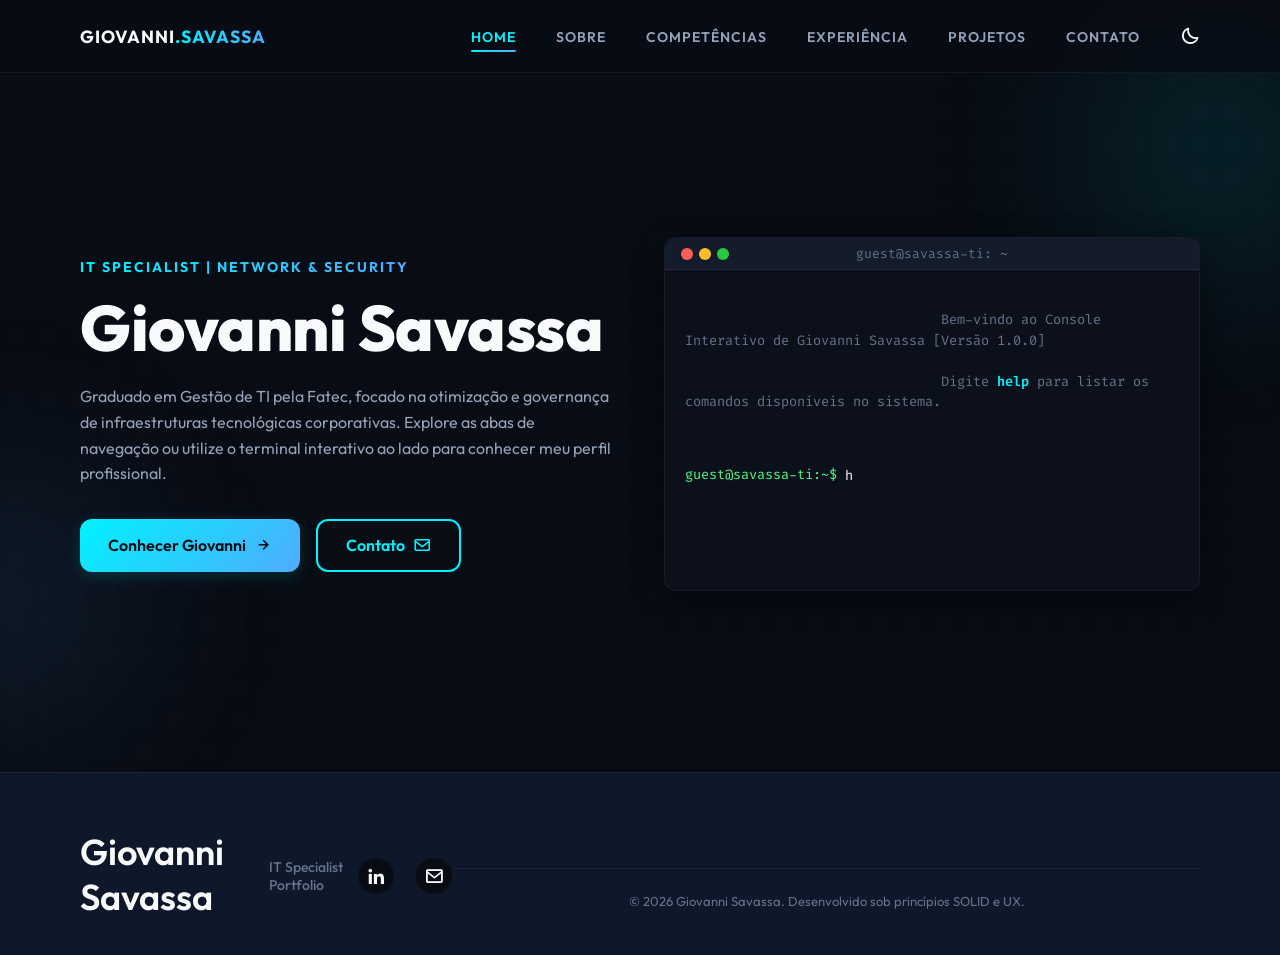
<file: index.html>
<!DOCTYPE html>
<html lang="pt-BR">
<head>
    <meta charset="UTF-8">
    <meta name="viewport" content="width=device-width, initial-scale=1.0">
    <meta name="description" content="Portfólio Profissional de Giovanni Savassa - Analista de TI, Suporte Técnico, Infraestrutura de Redes e Segurança da Informação.">
    <meta name="keywords" content="TI, Suporte Técnico, Redes, Segurança da Informação, WordPress, Front-End, Fatec, Giovanni Savassa">
    <meta name="author" content="Giovanni Savassa">
    
    <title>Giovanni Savassa | Portfólio Profissional (Home)</title>

    <!-- Google Fonts -->
    <link rel="preconnect" href="https://fonts.googleapis.com">
    <link rel="preconnect" href="https://fonts.gstatic.com" crossorigin>
    <link href="https://fonts.googleapis.com/css2?family=Outfit:wght@300;400;500;600;700;800&family=Fira+Code:wght@400;500;600&display=swap" rel="stylesheet">

    <!-- Boxicons para Ícones -->
    <link href="https://unpkg.com/boxicons@2.1.4/css/boxicons.min.css" rel="stylesheet">

    <!-- Estilos do Projeto -->
    <link rel="stylesheet" href="assets/css/variables.css">
    <link rel="stylesheet" href="assets/css/main.css">
    <link rel="stylesheet" href="assets/css/layout.css">
    <link rel="stylesheet" href="assets/css/components.css">
</head>
<body class="dark-theme">
    <!-- Efeitos de Fundo (Glow) -->
    <div class="bg-glow bg-glow-1"></div>
    <div class="bg-glow bg-glow-2"></div>

    <!-- Cabeçalho & Navegação Global -->
    <header class="header" id="header">
        <nav class="nav container">
            <a href="index.html" class="nav__logo">
                GIOVANNI<span>.SAVASSA</span>
            </a>

            <div class="nav__menu" id="nav-menu">
                <ul class="nav__list">
                    <li class="nav__item"><a href="index.html" class="nav__link active-link">Home</a></li>
                    <li class="nav__item"><a href="about.html" class="nav__link">Sobre</a></li>
                    <li class="nav__item"><a href="skills.html" class="nav__link">Competências</a></li>
                    <li class="nav__item"><a href="experience.html" class="nav__link">Experiência</a></li>
                    <li class="nav__item"><a href="projects.html" class="nav__link">Projetos</a></li>
                    <li class="nav__item"><a href="contact.html" class="nav__link">Contato</a></li>
                </ul>
                <div class="nav__close" id="nav-close">
                    <i class="bx bx-x"></i>
                </div>
            </div>

            <div class="nav__actions">
                <i class="bx bx-moon change-theme" id="theme-button"></i>
                <div class="nav__toggle" id="nav-toggle">
                    <i class="bx bx-grid-alt"></i>
                </div>
            </div>
        </nav>
    </header>

    <!-- Conteúdo Principal -->
    <main class="main-content">
        <!-- Hero Section com CLI Terminal -->
        <section class="home section" id="home">
            <div class="home__container container grid">
                <!-- Apresentação Rápida -->
                <div class="home__content">
                    <span class="home__subtitle">IT Specialist | Network & Security</span>
                    <h1 class="home__title">Giovanni Savassa</h1>
                    <p class="home__description">
                        Graduado em Gestão de TI pela Fatec, focado na otimização e governança de infraestruturas tecnológicas corporativas. Explore as abas de navegação ou utilize o terminal interativo ao lado para conhecer meu perfil profissional.
                    </p>
                    <div class="home__buttons">
                        <a href="about.html" class="button">Conhecer Giovanni <i class="bx bx-right-arrow-alt button__icon"></i></a>
                        <a href="contact.html" class="button button--ghost">Contato <i class="bx bx-envelope button__icon"></i></a>
                    </div>
                </div>

                <!-- Terminal CLI Interativo -->
                <div class="terminal__container">
                    <div class="terminal__card">
                        <div class="terminal__header">
                            <div class="terminal__dots">
                                <span class="terminal__dot terminal__dot-close"></span>
                                <span class="terminal__dot terminal__dot-minimize"></span>
                                <span class="terminal__dot terminal__dot-expand"></span>
                            </div>
                            <span class="terminal__title">guest@savassa-ti: ~</span>
                        </div>
                        <div class="terminal__body" id="terminal-body">
                            <p class="terminal__text terminal__welcome">
                                Bem-vindo ao Console Interativo de Giovanni Savassa [Versão 1.0.0]<br>
                                Digite <span class="terminal__cmd">help</span> para listar os comandos disponíveis no sistema.<br>&nbsp;
                            </p>
                            
                            <!-- Input do usuário -->
                            <div class="terminal__input-line">
                                <span class="terminal__prompt">guest@savassa-ti:~$</span>
                                <input type="text" id="terminal-input" autocomplete="off" autofocus>
                            </div>
                        </div>
                    </div>
                </div>
            </div>
        </section>
    </main>

    <!-- Rodapé Global -->
    <footer class="footer">
        <div class="footer__container container">
            <h1 class="footer__title">Giovanni Savassa</h1>
            <p class="footer__subtitle">IT Specialist Portfolio</p>
            <ul class="footer__socials">
                <li><a href="https://www.linkedin.com/in/giovanni-savassa" target="_blank" class="footer__social"><i class="bx bxl-linkedin"></i></a></li>
                <li><a href="mailto:giovannisavassa@outlook.com" class="footer__social"><i class="bx bx-envelope"></i></a></li>
            </ul>
            <span class="footer__copy">&#169; 2026 Giovanni Savassa. Desenvolvido sob princípios SOLID e UX.</span>
        </div>
    </footer>

    <!-- Script Principal -->
    <script type="module" src="assets/js/main.js"></script>
</body>
</html>
</file>
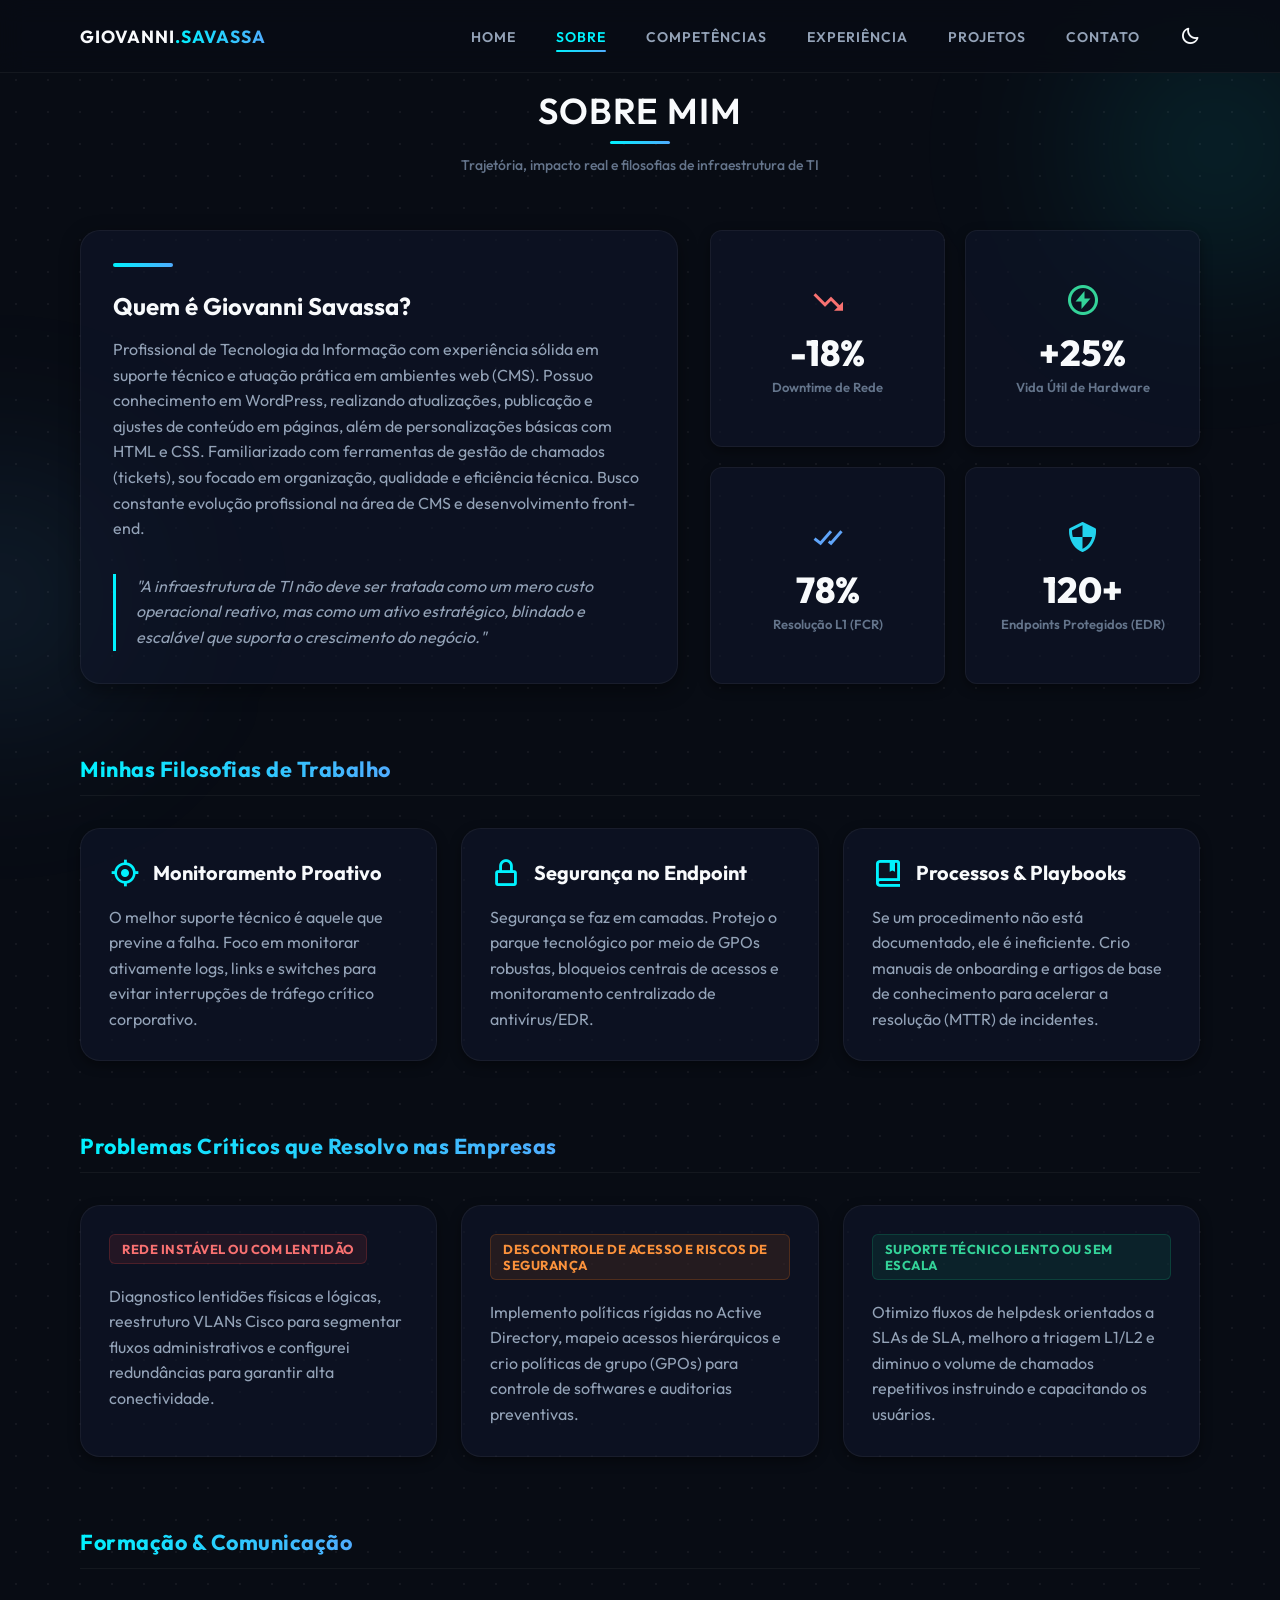
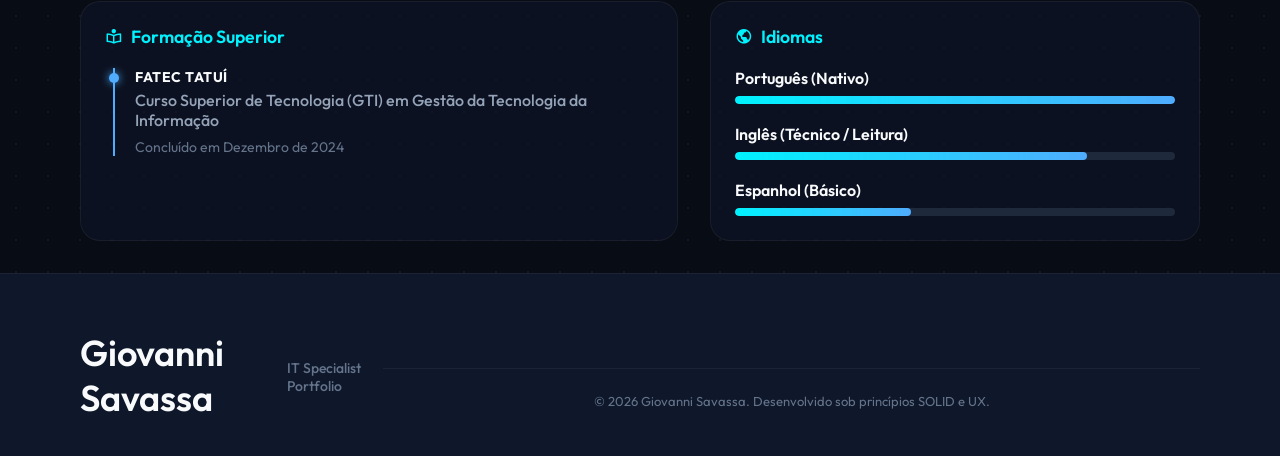
<file: about.html>
<!DOCTYPE html>
<html lang="pt-BR">
<head>
    <meta charset="UTF-8">
    <meta name="viewport" content="width=device-width, initial-scale=1.0">
    <title>Sobre Mim | Giovanni Savassa</title>

    <!-- Google Fonts -->
    <link rel="preconnect" href="https://fonts.googleapis.com">
    <link rel="preconnect" href="https://fonts.gstatic.com" crossorigin>
    <link href="https://fonts.googleapis.com/css2?family=Outfit:wght@300;400;500;600;700;800&display=swap" rel="stylesheet">

    <!-- Boxicons para Ícones -->
    <link href="https://unpkg.com/boxicons@2.1.4/css/boxicons.min.css" rel="stylesheet">

    <!-- Estilos do Projeto -->
    <link rel="stylesheet" href="assets/css/variables.css">
    <link rel="stylesheet" href="assets/css/main.css">
    <link rel="stylesheet" href="assets/css/layout.css">
    <link rel="stylesheet" href="assets/css/components.css">
</head>
<body class="dark-theme">
    <div class="bg-glow bg-glow-1"></div>
    <div class="bg-glow bg-glow-2"></div>

    <!-- Cabeçalho Global -->
    <header class="header" id="header">
        <nav class="nav container">
            <a href="index.html" class="nav__logo">
                GIOVANNI<span>.SAVASSA</span>
            </a>

            <div class="nav__menu" id="nav-menu">
                <ul class="nav__list">
                    <li class="nav__item"><a href="index.html" class="nav__link">Home</a></li>
                    <li class="nav__item"><a href="about.html" class="nav__link active-link">Sobre</a></li>
                    <li class="nav__item"><a href="skills.html" class="nav__link">Competências</a></li>
                    <li class="nav__item"><a href="experience.html" class="nav__link">Experiência</a></li>
                    <li class="nav__item"><a href="projects.html" class="nav__link">Projetos</a></li>
                    <li class="nav__item"><a href="contact.html" class="nav__link">Contato</a></li>
                </ul>
                <div class="nav__close" id="nav-close">
                    <i class="bx bx-x"></i>
                </div>
            </div>

            <div class="nav__actions">
                <i class="bx bx-moon change-theme" id="theme-button"></i>
                <div class="nav__toggle" id="nav-toggle">
                    <i class="bx bx-grid-alt"></i>
                </div>
            </div>
        </nav>
    </header>

    <!-- Conteúdo Principal -->
    <main class="main-content">
        <section class="about section" id="about">
            <div class="container">
                <h2 class="section__title">Sobre Mim</h2>
                <span class="section__subtitle">Trajetória, impacto real e filosofias de infraestrutura de TI</span>

                <!-- 1. Grid Principal (Bio + Métricas de Impacto) -->
                <div class="about__hero-grid">
                    <div class="about__bio-card">
                        <div class="about__accent-bar"></div>
                        <h3 class="about__bio-title">Quem é Giovanni Savassa?</h3>
                        <p class="about__description" id="about-text-placeholder">
                            Carregando biografia...
                        </p>
                        <blockquote class="about__quote">
                            "A infraestrutura de TI não deve ser tratada como um mero custo operacional reativo, mas como um ativo estratégico, blindado e escalável que suporta o crescimento do negócio."
                        </blockquote>
                    </div>

                    <div class="about__metrics-grid">
                        <div class="about__metric-card">
                            <i class="bx bx-trending-down about__metric-icon red-icon"></i>
                            <span class="about__metric-number">-18%</span>
                            <span class="about__metric-label">Downtime de Rede</span>
                        </div>
                        <div class="about__metric-card">
                            <i class="bx bx-bolt-circle about__metric-icon green-icon"></i>
                            <span class="about__metric-number">+25%</span>
                            <span class="about__metric-label">Vida Útil de Hardware</span>
                        </div>
                        <div class="about__metric-card">
                            <i class="bx bx-check-double about__metric-icon blue-icon"></i>
                            <span class="about__metric-number">78%</span>
                            <span class="about__metric-label">Resolução L1 (FCR)</span>
                        </div>
                        <div class="about__metric-card">
                            <i class="bx bx-shield-quarter about__metric-icon cyan-icon"></i>
                            <span class="about__metric-number">120+</span>
                            <span class="about__metric-label">Endpoints Protegidos (EDR)</span>
                        </div>
                    </div>
                </div>

                <!-- 2. Filosofias de Trabalho (Como eu opero) -->
                <div class="about__section-divider">
                    <h3 class="about__subtitle-gradient">Minhas Filosofias de Trabalho</h3>
                </div>
                <div class="about__philosophies grid">
                    <div class="about__philosophy-card">
                        <div class="about__philosophy-header">
                            <i class="bx bx-target-lock"></i>
                            <h4>Monitoramento Proativo</h4>
                        </div>
                        <p>O melhor suporte técnico é aquele que previne a falha. Foco em monitorar ativamente logs, links e switches para evitar interrupções de tráfego crítico corporativo.</p>
                    </div>
                    <div class="about__philosophy-card">
                        <div class="about__philosophy-header">
                            <i class="bx bx-lock-alt"></i>
                            <h4>Segurança no Endpoint</h4>
                        </div>
                        <p>Segurança se faz em camadas. Protejo o parque tecnológico por meio de GPOs robustas, bloqueios centrais de acessos e monitoramento centralizado de antivírus/EDR.</p>
                    </div>
                    <div class="about__philosophy-card">
                        <div class="about__philosophy-header">
                            <i class="bx bx-book-bookmark"></i>
                            <h4>Processos & Playbooks</h4>
                        </div>
                        <p>Se um procedimento não está documentado, ele é ineficiente. Crio manuais de onboarding e artigos de base de conhecimento para acelerar a resolução (MTTR) de incidentes.</p>
                    </div>
                </div>

                <!-- 3. Problemas que eu resolvo -->
                <div class="about__section-divider">
                    <h3 class="about__subtitle-gradient">Problemas Críticos que Resolvo nas Empresas</h3>
                </div>
                <div class="about__problems grid">
                    <div class="about__problem-card">
                        <div class="about__problem-badge alert-red">Rede Instável ou com Lentidão</div>
                        <p>Diagnostico lentidões físicas e lógicas, reestruturo VLANs Cisco para segmentar fluxos administrativos e configurei redundâncias para garantir alta conectividade.</p>
                    </div>
                    <div class="about__problem-card">
                        <div class="about__problem-badge alert-orange">Descontrole de Acesso e Riscos de Segurança</div>
                        <p>Implemento políticas rígidas no Active Directory, mapeio acessos hierárquicos e crio políticas de grupo (GPOs) para controle de softwares e auditorias preventivas.</p>
                    </div>
                    <div class="about__problem-card">
                        <div class="about__problem-badge alert-green">Suporte Técnico Lento ou Sem Escala</div>
                        <p>Otimizo fluxos de helpdesk orientados a SLAs de SLA, melhoro a triagem L1/L2 e diminuo o volume de chamados repetitivos instruindo e capacitando os usuários.</p>
                    </div>
                </div>

                <!-- 4. Formação & Idiomas -->
                <div class="about__section-divider">
                    <h3 class="about__subtitle-gradient">Formação & Comunicação</h3>
                </div>
                <div class="about__education-languages grid">
                    <!-- Formação Acadêmica -->
                    <div class="about__education">
                        <h3 class="about__education-title"><i class="bx bx-book-reader"></i> Formação Superior</h3>
                        <div class="about__education-content">
                            <span class="about__education-school">Fatec Tatuí</span>
                            <p class="about__education-course">Curso Superior de Tecnologia (GTI) em Gestão da Tecnologia da Informação</p>
                            <span class="about__education-date">Concluído em Dezembro de 2024</span>
                        </div>
                    </div>

                    <!-- Idiomas com Barra de Progresso Visual -->
                    <div class="about__education">
                        <h3 class="about__education-title"><i class="bx bx-world"></i> Idiomas</h3>
                        <div class="about__languages-grid">
                            <div class="about__lang-bar">
                                <span class="about__lang-name">Português (Nativo)</span>
                                <div class="about__bar-bg"><div class="about__bar-fill" style="width: 100%;"></div></div>
                            </div>
                            <div class="about__lang-bar">
                                <span class="about__lang-name">Inglês (Técnico / Leitura)</span>
                                <div class="about__bar-bg"><div class="about__bar-fill" style="width: 80%;"></div></div>
                            </div>
                            <div class="about__lang-bar">
                                <span class="about__lang-name">Espanhol (Básico)</span>
                                <div class="about__bar-bg"><div class="about__bar-fill" style="width: 40%;"></div></div>
                            </div>
                        </div>
                    </div>
                </div>
            </div>
        </section>
    </main>

    <!-- Rodapé Global -->
    <footer class="footer">
        <div class="footer__container container">
            <h1 class="footer__title">Giovanni Savassa</h1>
            <p class="footer__subtitle">IT Specialist Portfolio</p>
            <span class="footer__copy">&#169; 2026 Giovanni Savassa. Desenvolvido sob princípios SOLID e UX.</span>
        </div>
    </footer>

    <!-- Script Principal -->
    <script type="module" src="assets/js/main.js"></script>
</body>
</html>
</file>
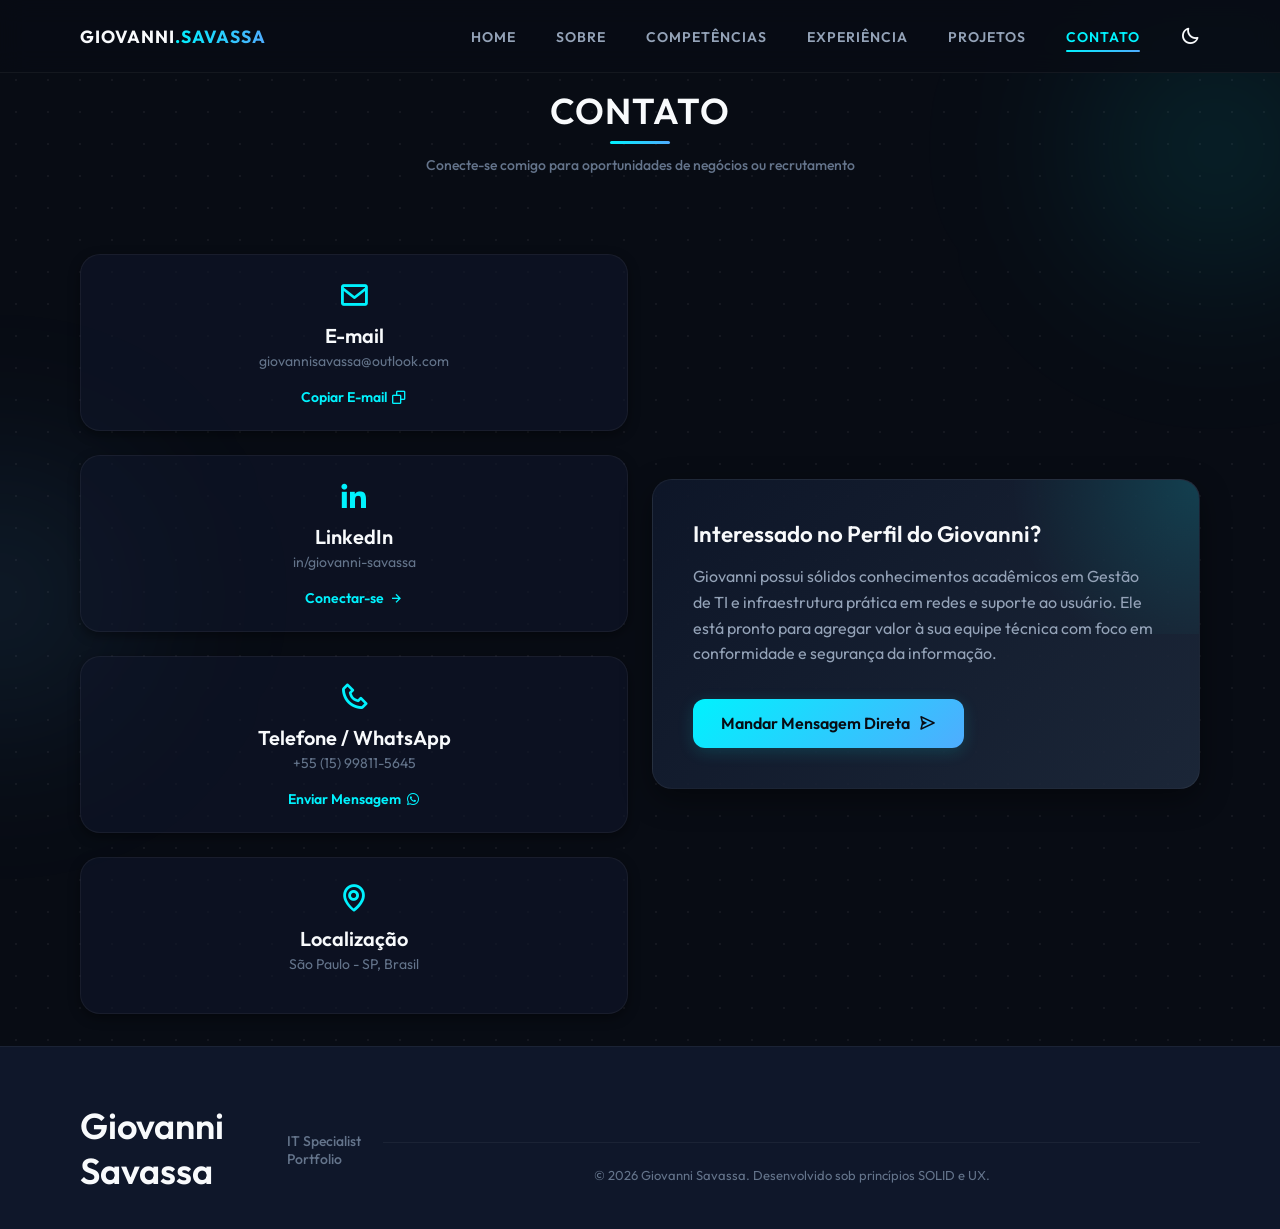
<file: contact.html>
<!DOCTYPE html>
<html lang="pt-BR">
<head>
    <meta charset="UTF-8">
    <meta name="viewport" content="width=device-width, initial-scale=1.0">
    <title>Contato | Giovanni Savassa</title>

    <!-- Google Fonts -->
    <link align="preconnect" href="https://fonts.googleapis.com">
    <link align="preconnect" href="https://fonts.gstatic.com" crossorigin>
    <link href="https://fonts.googleapis.com/css2?family=Outfit:wght@300;400;500;600;700;800&display=swap" rel="stylesheet">

    <!-- Boxicons para Ícones -->
    <link href="https://unpkg.com/boxicons@2.1.4/css/boxicons.min.css" rel="stylesheet">

    <!-- Estilos do Projeto -->
    <link rel="stylesheet" href="assets/css/variables.css">
    <link rel="stylesheet" href="assets/css/main.css">
    <link rel="stylesheet" href="assets/css/layout.css">
    <link rel="stylesheet" href="assets/css/components.css">
</head>
<body class="dark-theme">
    <div class="bg-glow bg-glow-1"></div>
    <div class="bg-glow bg-glow-2"></div>

    <!-- Cabeçalho Global -->
    <header class="header" id="header">
        <nav class="nav container">
            <a href="index.html" class="nav__logo">
                GIOVANNI<span>.SAVASSA</span>
            </a>

            <div class="nav__menu" id="nav-menu">
                <ul class="nav__list">
                    <li class="nav__item"><a href="index.html" class="nav__link">Home</a></li>
                    <li class="nav__item"><a href="about.html" class="nav__link">Sobre</a></li>
                    <li class="nav__item"><a href="skills.html" class="nav__link">Competências</a></li>
                    <li class="nav__item"><a href="experience.html" class="nav__link">Experiência</a></li>
                    <li class="nav__item"><a href="projects.html" class="nav__link">Projetos</a></li>
                    <li class="nav__item"><a href="contact.html" class="nav__link active-link">Contato</a></li>
                </ul>
                <div class="nav__close" id="nav-close">
                    <i class="bx bx-x"></i>
                </div>
            </div>

            <div class="nav__actions">
                <i class="bx bx-moon change-theme" id="theme-button"></i>
                <div class="nav__toggle" id="nav-toggle">
                    <i class="bx bx-grid-alt"></i>
                </div>
            </div>
        </nav>
    </header>

    <!-- Conteúdo Principal -->
    <main class="main-content">
        <section class="contact section" id="contact">
            <div class="container">
                <h2 class="section__title">Contato</h2>
                <span class="section__subtitle">Conecte-se comigo para oportunidades de negócios ou recrutamento</span>

                <div class="contact__container container grid">
                    <!-- Informações de Contato -->
                    <div class="contact__content">
                        <div class="contact__info">
                            <div class="contact__card">
                                <i class="bx bx-envelope contact__card-icon"></i>
                                <h3 class="contact__card-title">E-mail</h3>
                                <span class="contact__card-data">giovannisavassa@outlook.com</span>
                                <button class="contact__button" id="copy-email-btn">
                                    Copiar E-mail <i class="bx bx-copy"></i>
                                </button>
                            </div>

                            <div class="contact__card">
                                <i class="bx bxl-linkedin contact__card-icon"></i>
                                <h3 class="contact__card-title">LinkedIn</h3>
                                <span class="contact__card-data">in/giovanni-savassa</span>
                                <a href="https://www.linkedin.com/in/giovanni-savassa" target="_blank" class="contact__button">
                                    Conectar-se <i class="bx bx-right-arrow-alt"></i>
                                </a>
                            </div>

                            <div class="contact__card">
                                <i class="bx bx-phone contact__card-icon"></i>
                                <h3 class="contact__card-title">Telefone / WhatsApp</h3>
                                <span class="contact__card-data">+55 (15) 99811-5645</span>
                                <a href="https://wa.me/5515998115645" target="_blank" class="contact__button">
                                    Enviar Mensagem <i class="bx bxl-whatsapp"></i>
                                </a>
                            </div>

                            <div class="contact__card">
                                <i class="bx bx-map contact__card-icon"></i>
                                <h3 class="contact__card-title">Localização</h3>
                                <span class="contact__card-data">São Paulo - SP, Brasil</span>
                            </div>
                        </div>
                    </div>

                    <!-- CTA Premium -->
                    <div class="contact__form-container">
                        <div class="cta__card">
                            <h3>Interessado no Perfil do Giovanni?</h3>
                            <p>Giovanni possui sólidos conhecimentos acadêmicos em Gestão de TI e infraestrutura prática em redes e suporte ao usuário. Ele está pronto para agregar valor à sua equipe técnica com foco em conformidade e segurança da informação.</p>
                            <a href="mailto:giovannisavassa@outlook.com?subject=Oportunidade%20de%20Trabalho" class="button">
                                Mandar Mensagem Direta <i class="bx bx-send button__icon"></i>
                            </a>
                        </div>
                    </div>
                </div>
            </div>
        </section>
    </main>

    <!-- Rodapé Global -->
    <footer class="footer">
        <div class="footer__container container">
            <h1 class="footer__title">Giovanni Savassa</h1>
            <p class="footer__subtitle">IT Specialist Portfolio</p>
            <span class="footer__copy">&#169; 2026 Giovanni Savassa. Desenvolvido sob princípios SOLID e UX.</span>
        </div>
    </footer>

    <!-- Script Principal -->
    <script type="module" src="assets/js/main.js"></script>
</body>
</html>
</file>
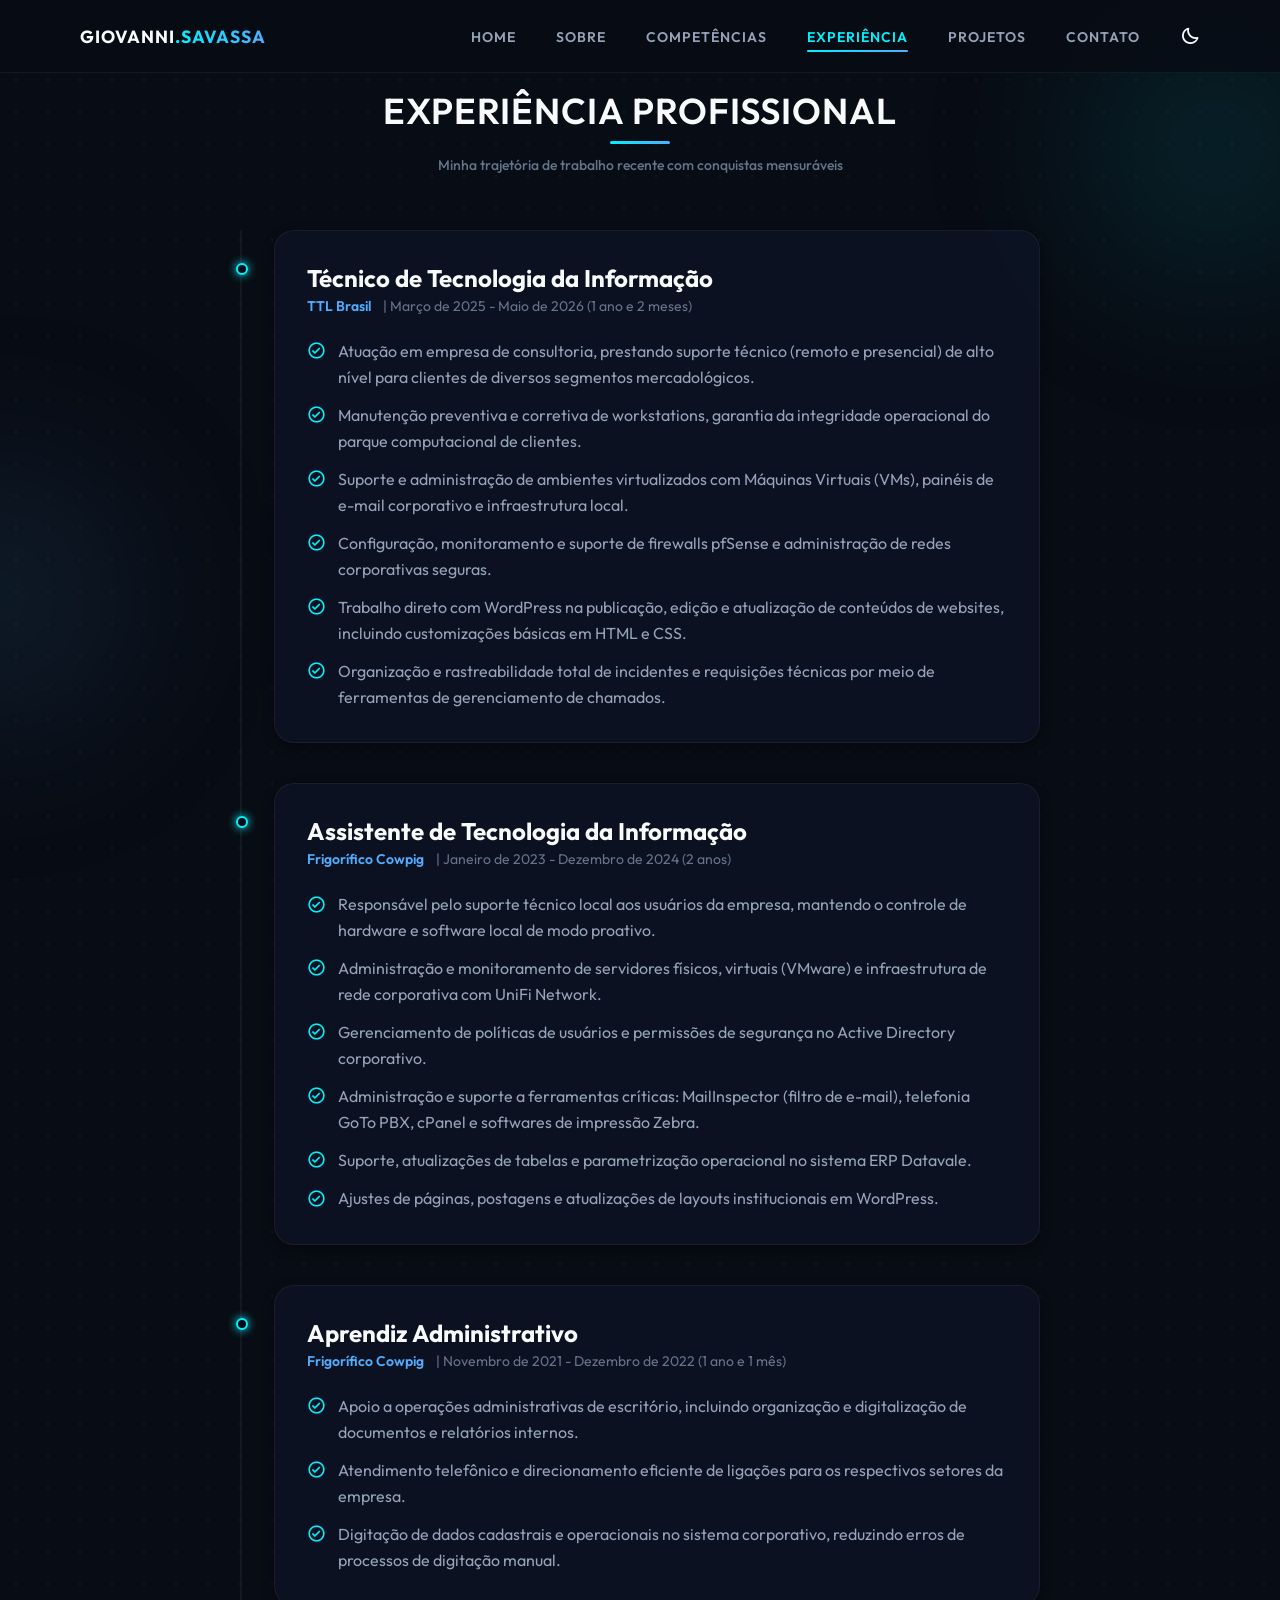
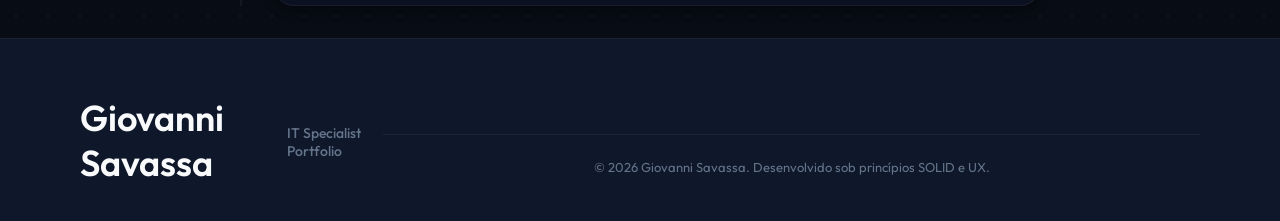
<file: experience.html>
<!DOCTYPE html>
<html lang="pt-BR">
<head>
    <meta charset="UTF-8">
    <meta name="viewport" content="width=device-width, initial-scale=1.0">
    <title>Experiência Profissional | Giovanni Savassa</title>

    <!-- Google Fonts -->
    <link rel="preconnect" href="https://fonts.googleapis.com">
    <link rel="preconnect" href="https://fonts.gstatic.com" crossorigin>
    <link href="https://fonts.googleapis.com/css2?family=Outfit:wght@300;400;500;600;700;800&display=swap" rel="stylesheet">

    <!-- Boxicons para Ícones -->
    <link href="https://unpkg.com/boxicons@2.1.4/css/boxicons.min.css" rel="stylesheet">

    <!-- Estilos do Projeto -->
    <link rel="stylesheet" href="assets/css/variables.css">
    <link rel="stylesheet" href="assets/css/main.css">
    <link rel="stylesheet" href="assets/css/layout.css">
    <link rel="stylesheet" href="assets/css/components.css">
</head>
<body class="dark-theme">
    <div class="bg-glow bg-glow-1"></div>
    <div class="bg-glow bg-glow-2"></div>

    <!-- Cabeçalho Global -->
    <header class="header" id="header">
        <nav class="nav container">
            <a href="index.html" class="nav__logo">
                GIOVANNI<span>.SAVASSA</span>
            </a>

            <div class="nav__menu" id="nav-menu">
                <ul class="nav__list">
                    <li class="nav__item"><a href="index.html" class="nav__link">Home</a></li>
                    <li class="nav__item"><a href="about.html" class="nav__link">Sobre</a></li>
                    <li class="nav__item"><a href="skills.html" class="nav__link">Competências</a></li>
                    <li class="nav__item"><a href="experience.html" class="nav__link active-link">Experiência</a></li>
                    <li class="nav__item"><a href="projects.html" class="nav__link">Projetos</a></li>
                    <li class="nav__item"><a href="contact.html" class="nav__link">Contato</a></li>
                </ul>
                <div class="nav__close" id="nav-close">
                    <i class="bx bx-x"></i>
                </div>
            </div>

            <div class="nav__actions">
                <i class="bx bx-moon change-theme" id="theme-button"></i>
                <div class="nav__toggle" id="nav-toggle">
                    <i class="bx bx-grid-alt"></i>
                </div>
            </div>
        </nav>
    </header>

    <!-- Conteúdo Principal -->
    <main class="main-content">
        <section class="experience section" id="experience">
            <div class="container">
                <h2 class="section__title">Experiência Profissional</h2>
                <span class="section__subtitle">Minha trajetória de trabalho recente com conquistas mensuráveis</span>

                <!-- Injetado dinamicamente -->
                <div class="experience__container" id="experience-list-placeholder">
                    <p style="text-align: center;">Carregando histórico de experiências...</p>
                </div>
            </div>
        </section>
    </main>

    <!-- Rodapé Global -->
    <footer class="footer">
        <div class="footer__container container">
            <h1 class="footer__title">Giovanni Savassa</h1>
            <p class="footer__subtitle">IT Specialist Portfolio</p>
            <span class="footer__copy">&#169; 2026 Giovanni Savassa. Desenvolvido sob princípios SOLID e UX.</span>
        </div>
    </footer>

    <!-- Script Principal -->
    <script type="module" src="assets/js/main.js"></script>
</body>
</html>
</file>
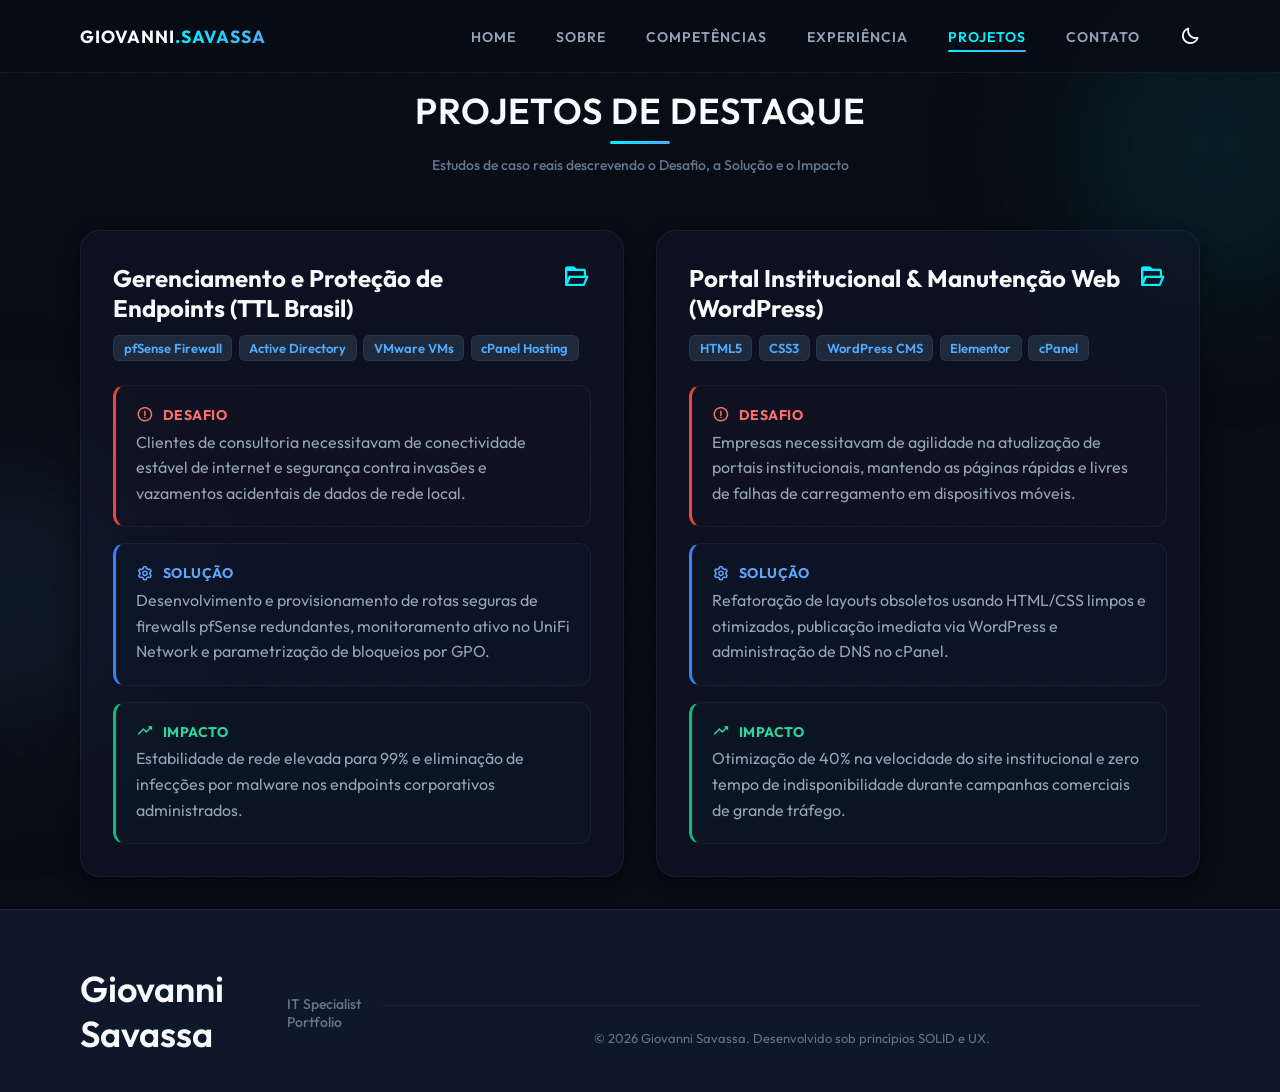
<file: projects.html>
<!DOCTYPE html>
<html lang="pt-BR">
<head>
    <meta charset="UTF-8">
    <meta name="viewport" content="width=device-width, initial-scale=1.0">
    <title>Projetos de Destaque | Giovanni Savassa</title>

    <!-- Google Fonts -->
    <link rel="preconnect" href="https://fonts.googleapis.com">
    <link rel="preconnect" href="https://fonts.gstatic.com" crossorigin>
    <link href="https://fonts.googleapis.com/css2?family=Outfit:wght@300;400;500;600;700;800&display=swap" rel="stylesheet">

    <!-- Boxicons para Ícones -->
    <link href="https://unpkg.com/boxicons@2.1.4/css/boxicons.min.css" rel="stylesheet">

    <!-- Estilos do Projeto -->
    <link rel="stylesheet" href="assets/css/variables.css">
    <link rel="stylesheet" href="assets/css/main.css">
    <link rel="stylesheet" href="assets/css/layout.css">
    <link rel="stylesheet" href="assets/css/components.css">
</head>
<body class="dark-theme">
    <div class="bg-glow bg-glow-1"></div>
    <div class="bg-glow bg-glow-2"></div>

    <!-- Cabeçalho Global -->
    <header class="header" id="header">
        <nav class="nav container">
            <a href="index.html" class="nav__logo">
                GIOVANNI<span>.SAVASSA</span>
            </a>

            <div class="nav__menu" id="nav-menu">
                <ul class="nav__list">
                    <li class="nav__item"><a href="index.html" class="nav__link">Home</a></li>
                    <li class="nav__item"><a href="about.html" class="nav__link">Sobre</a></li>
                    <li class="nav__item"><a href="skills.html" class="nav__link">Competências</a></li>
                    <li class="nav__item"><a href="experience.html" class="nav__link">Experiência</a></li>
                    <li class="nav__item"><a href="projects.html" class="nav__link active-link">Projetos</a></li>
                    <li class="nav__item"><a href="contact.html" class="nav__link">Contato</a></li>
                </ul>
                <div class="nav__close" id="nav-close">
                    <i class="bx bx-x"></i>
                </div>
            </div>

            <div class="nav__actions">
                <i class="bx bx-moon change-theme" id="theme-button"></i>
                <div class="nav__toggle" id="nav-toggle">
                    <i class="bx bx-grid-alt"></i>
                </div>
            </div>
        </nav>
    </header>

    <!-- Conteúdo Principal -->
    <main class="main-content">
        <section class="projects section" id="projects">
            <div class="container">
                <h2 class="section__title">Projetos de Destaque</h2>
                <span class="section__subtitle">Estudos de caso reais descrevendo o Desafio, a Solução e o Impacto</span>

                <!-- Injetado dinamicamente -->
                <div class="projects__container grid" id="projects-list-placeholder">
                    <p style="text-align: center; grid-column: span 2;">Carregando projetos...</p>
                </div>
            </div>
        </section>
    </main>

    <!-- Rodapé Global -->
    <footer class="footer">
        <div class="footer__container container">
            <h1 class="footer__title">Giovanni Savassa</h1>
            <p class="footer__subtitle">IT Specialist Portfolio</p>
            <span class="footer__copy">&#169; 2026 Giovanni Savassa. Desenvolvido sob princípios SOLID e UX.</span>
        </div>
    </footer>

    <!-- Script Principal -->
    <script type="module" src="assets/js/main.js"></script>
</body>
</html>
</file>
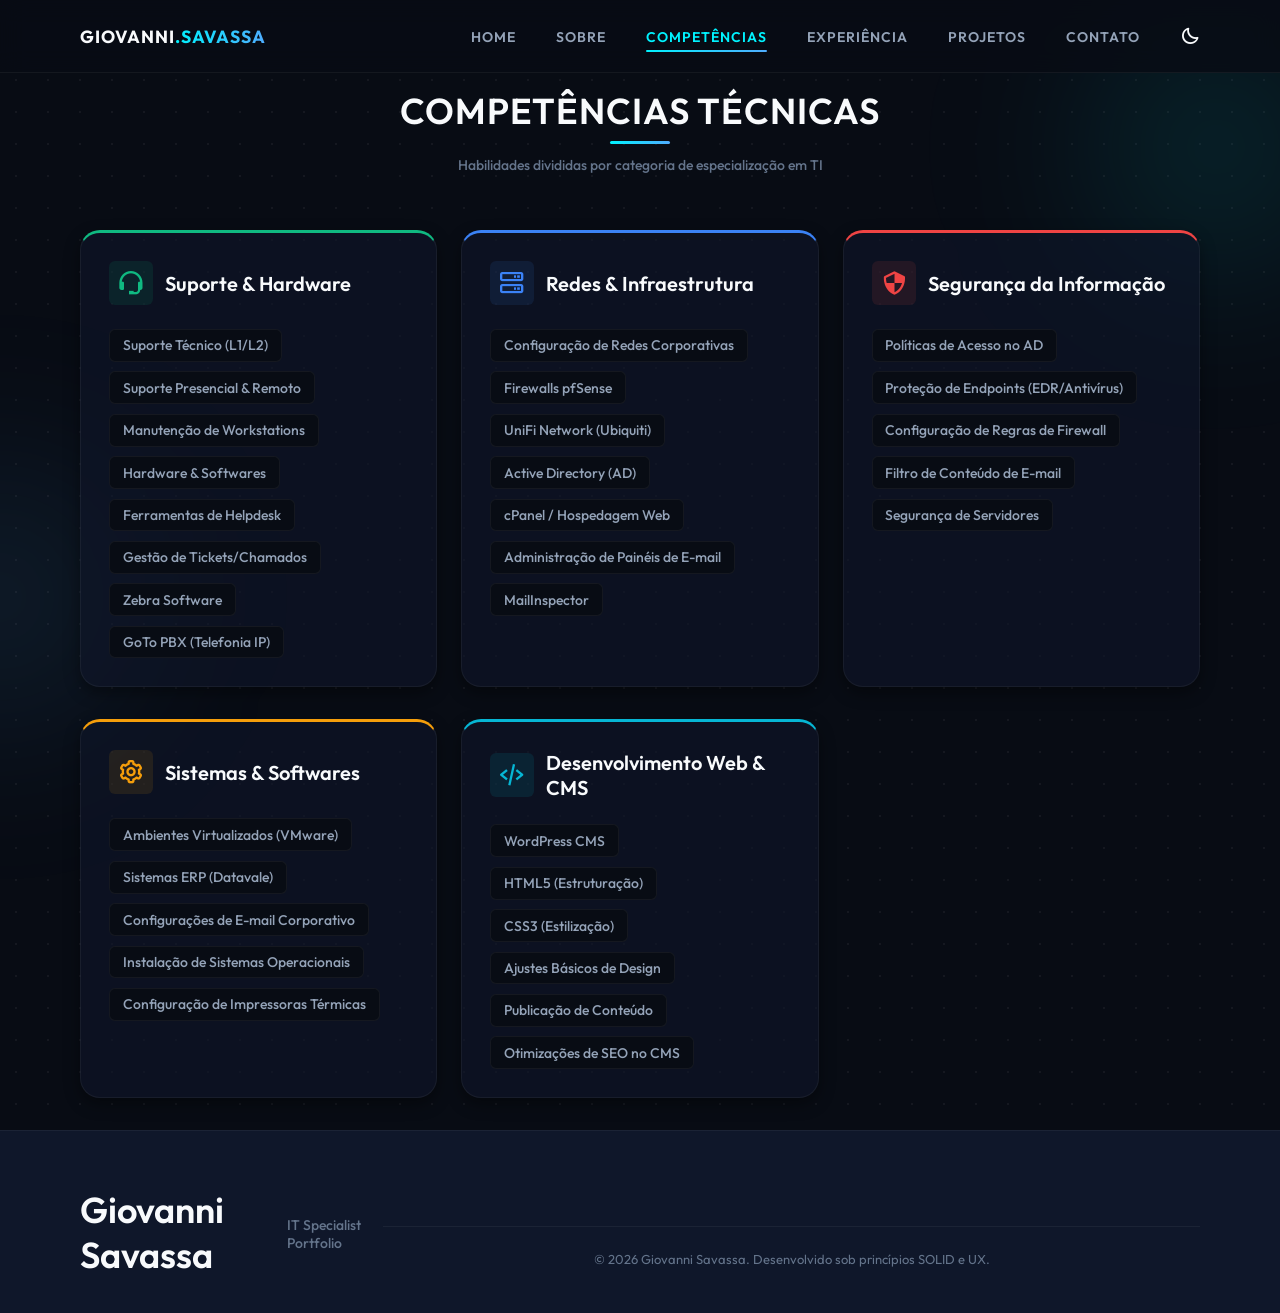
<file: skills.html>
<!DOCTYPE html>
<html lang="pt-BR">
<head>
    <meta charset="UTF-8">
    <meta name="viewport" content="width=device-width, initial-scale=1.0">
    <title>Competências | Giovanni Savassa</title>

    <!-- Google Fonts -->
    <link rel="preconnect" href="https://fonts.googleapis.com">
    <link rel="preconnect" href="https://fonts.gstatic.com" crossorigin>
    <link href="https://fonts.googleapis.com/css2?family=Outfit:wght@300;400;500;600;700;800&display=swap" rel="stylesheet">

    <!-- Boxicons para Ícones -->
    <link href="https://unpkg.com/boxicons@2.1.4/css/boxicons.min.css" rel="stylesheet">

    <!-- Estilos do Projeto -->
    <link rel="stylesheet" href="assets/css/variables.css">
    <link rel="stylesheet" href="assets/css/main.css">
    <link rel="stylesheet" href="assets/css/layout.css">
    <link rel="stylesheet" href="assets/css/components.css">
</head>
<body class="dark-theme">
    <div class="bg-glow bg-glow-1"></div>
    <div class="bg-glow bg-glow-2"></div>

    <!-- Cabeçalho Global -->
    <header class="header" id="header">
        <nav class="nav container">
            <a href="index.html" class="nav__logo">
                GIOVANNI<span>.SAVASSA</span>
            </a>

            <div class="nav__menu" id="nav-menu">
                <ul class="nav__list">
                    <li class="nav__item"><a href="index.html" class="nav__link">Home</a></li>
                    <li class="nav__item"><a href="about.html" class="nav__link">Sobre</a></li>
                    <li class="nav__item"><a href="skills.html" class="nav__link active-link">Competências</a></li>
                    <li class="nav__item"><a href="experience.html" class="nav__link">Experiência</a></li>
                    <li class="nav__item"><a href="projects.html" class="nav__link">Projetos</a></li>
                    <li class="nav__item"><a href="contact.html" class="nav__link">Contato</a></li>
                </ul>
                <div class="nav__close" id="nav-close">
                    <i class="bx bx-x"></i>
                </div>
            </div>

            <div class="nav__actions">
                <i class="bx bx-moon change-theme" id="theme-button"></i>
                <div class="nav__toggle" id="nav-toggle">
                    <i class="bx bx-grid-alt"></i>
                </div>
            </div>
        </nav>
    </header>

    <!-- Conteúdo Principal -->
    <main class="main-content">
        <section class="skills section" id="skills">
            <div class="container">
                <h2 class="section__title">Competências Técnicas</h2>
                <span class="section__subtitle">Habilidades divididas por categoria de especialização em TI</span>

                <!-- Injetado dinamicamente -->
                <div class="skills__container grid" id="skills-list-placeholder">
                    <p style="text-align: center; grid-column: span 3;">Carregando competências...</p>
                </div>
            </div>
        </section>
    </main>

    <!-- Rodapé Global -->
    <footer class="footer">
        <div class="footer__container container">
            <h1 class="footer__title">Giovanni Savassa</h1>
            <p class="footer__subtitle">IT Specialist Portfolio</p>
            <span class="footer__copy">&#169; 2026 Giovanni Savassa. Desenvolvido sob princípios SOLID e UX.</span>
        </div>
    </footer>

    <!-- Script Principal -->
    <script type="module" src="assets/js/main.js"></script>
</body>
</html>
</file>
<file: assets/css/variables.css>
/* ==================== DESIGN SYSTEM TOKENS ==================== */

:root {
    /* --- Font Family --- */
    --body-font: 'Outfit', sans-serif;

    /* --- Font Sizes (.5rem = 8px, 1rem = 16px, etc.) --- */
    --biggest-font-size: 2.25rem;
    --h1-font-size: 1.5rem;
    --h2-font-size: 1.25rem;
    --h3-font-size: 1rem;
    --normal-font-size: .938rem;
    --small-font-size: .813rem;
    --smaller-font-size: .75rem;

    /* --- Font Weights --- */
    --font-light: 300;
    --font-regular: 400;
    --font-medium: 500;
    --font-semibold: 600;
    --font-bold: 700;
    --font-extra-bold: 800;

    /* --- Z-index --- */
    --z-tooltip: 10;
    --z-fixed: 100;
    --z-modal: 1000;

    /* --- Transition Speed --- */
    --transition: 0.4s cubic-bezier(0.25, 0.8, 0.25, 1);
    --border-radius-lg: 1.25rem;
    --border-radius-md: 0.75rem;
    --border-radius-sm: 0.375rem;

    /* ==================== DARK THEME (DEFAULT) ==================== */
    --body-color: #080c14;
    --container-color: #0f172a;
    --card-bg: rgba(15, 23, 42, 0.6);
    --card-border: rgba(255, 255, 255, 0.05);
    
    --first-color: #00f2fe;        /* Cyan neon */
    --second-color: #4facfe;       /* Blue neon */
    --first-color-alt: #00c9d4;
    --accent-glow: rgba(0, 242, 254, 0.15);
    
    --title-color: #f8fafc;
    --text-color: #94a3b8;
    --text-color-light: #64748b;
    --shadow-color: rgba(0, 0, 0, 0.4);
    
    --header-bg: rgba(8, 12, 20, 0.8);
    --input-color: #1e293b;
}

/* ==================== LIGHT THEME ==================== */
.light-theme {
    --body-color: #f1f5f9;
    --container-color: #ffffff;
    --card-bg: rgba(255, 255, 255, 0.7);
    --card-border: rgba(0, 0, 0, 0.06);
    
    --first-color: #3b82f6;        /* Royal Blue */
    --second-color: #06b6d4;       /* Teal */
    --first-color-alt: #2563eb;
    --accent-glow: rgba(59, 130, 246, 0.15);
    
    --title-color: #0f172a;
    --text-color: #475569;
    --text-color-light: #64748b;
    --shadow-color: rgba(148, 163, 184, 0.15);
    
    --header-bg: rgba(241, 245, 249, 0.8);
    --input-color: #f8fafc;
}

/* --- Responsive Typography Overrides --- */
@media screen and (min-width: 968px) {
    :root {
        --biggest-font-size: 4rem;
        --h1-font-size: 2.25rem;
        --h2-font-size: 1.5rem;
        --h3-font-size: 1.25rem;
        --normal-font-size: 1rem;
        --small-font-size: .875rem;
        --smaller-font-size: .813rem;
    }
}
</file>
<file: assets/css/main.css>
/* ==================== GLOBAL RESETS ==================== */
* {
    box-sizing: border-box;
    padding: 0;
    margin: 0;
}

html {
    scroll-behavior: smooth;
}

body {
    font-family: var(--body-font);
    font-size: var(--normal-font-size);
    background-color: var(--body-color);
    background-image: radial-gradient(var(--card-border) 1.5px, transparent 1.5px);
    background-size: 32px 32px;
    color: var(--text-color);
    transition: background-color var(--transition), color var(--transition);
    overflow-x: hidden;
}

h1, h2, h3, h4 {
    color: var(--title-color);
    font-weight: var(--font-semibold);
    line-height: 1.25;
}

ul {
    list-style: none;
}

a {
    text-decoration: none;
}

img, svg {
    max-width: 100%;
    height: auto;
}

button, input {
    border: none;
    outline: none;
    font-family: var(--body-font);
}

/* ==================== REUSABLE LAYOUT CLASSES ==================== */
.container {
    max-width: 1120px;
    margin-inline: 1.5rem;
}

.grid {
    display: grid;
    gap: 1.5rem;
}

.section {
    padding-block: 5.5rem 2rem;
}

.section__title {
    text-align: center;
    font-size: var(--h1-font-size);
    margin-bottom: 0.75rem;
    position: relative;
    text-transform: uppercase;
    letter-spacing: 1px;
}

.section__title::after {
    content: '';
    display: block;
    width: 60px;
    height: 3px;
    background: linear-gradient(90deg, var(--first-color), var(--second-color));
    margin: 0.5rem auto 0;
    border-radius: var(--border-radius-sm);
}

.section__subtitle {
    display: block;
    text-align: center;
    font-size: var(--small-font-size);
    color: var(--text-color-light);
    margin-bottom: 3.5rem;
    font-weight: var(--font-medium);
}

/* ==================== BACKGROUND DECORATIVE GLOW (UX PREMIUM) ==================== */
.bg-glow {
    position: absolute;
    width: 30vw;
    height: 30vw;
    border-radius: 50%;
    background: radial-gradient(circle, var(--accent-glow) 0%, rgba(0,0,0,0) 70%);
    filter: blur(80px);
    z-index: -1;
    pointer-events: none;
}

.bg-glow-1 {
    top: -5%;
    right: -10%;
}

.bg-glow-2 {
    top: 45%;
    left: -15%;
    background: radial-gradient(circle, rgba(79, 172, 254, 0.15) 0%, rgba(0,0,0,0) 70%);
}

/* ==================== MEDIA QUERIES (BREAKPOINTS) ==================== */
@media screen and (min-width: 768px) {
    .container {
        margin-inline: auto;
    }
}

@media screen and (max-width: 340px) {
    .container {
        margin-inline: 1rem;
    }
}

/* ==================== SMOOTH TRANSITIONS & ANIMATIONS ==================== */
@keyframes fadeInUp {
    from {
        opacity: 0;
        transform: translateY(20px);
    }
    to {
        opacity: 1;
        transform: translateY(0);
    }
}

.section {
    animation: fadeInUp 0.7s cubic-bezier(0.16, 1, 0.3, 1) forwards;
}
</file>
<file: assets/css/layout.css>
/* ==================== HEADER & NAV ==================== */
.header {
    position: fixed;
    top: 0;
    left: 0;
    width: 100%;
    background-color: var(--header-bg);
    backdrop-filter: blur(12px);
    -webkit-backdrop-filter: blur(12px);
    border-bottom: 1px solid var(--card-border);
    z-index: var(--z-fixed);
    transition: background-color var(--transition), border-color var(--transition), box-shadow var(--transition);
}

.nav {
    height: 3.5rem;
    display: flex;
    justify-content: space-between;
    align-items: center;
}

.nav__logo {
    font-size: 1.1rem;
    font-weight: var(--font-bold);
    color: var(--title-color);
    letter-spacing: 1px;
}

.nav__logo span {
    background: linear-gradient(90deg, var(--first-color), var(--second-color));
    -webkit-background-clip: text;
    -webkit-text-fill-color: transparent;
}

.nav__actions {
    display: flex;
    align-items: center;
    column-gap: 1.25rem;
}

.change-theme {
    font-size: 1.25rem;
    color: var(--title-color);
    cursor: pointer;
    transition: color var(--transition), transform var(--transition);
}

.change-theme:hover {
    color: var(--first-color);
    transform: scale(1.1) rotate(15deg);
}

.nav__toggle {
    font-size: 1.25rem;
    color: var(--title-color);
    cursor: pointer;
    display: inline-flex;
}

/* Navigation for Mobile Devices */
@media screen and (max-width: 767px) {
    .nav__menu {
        position: fixed;
        top: -100%;
        left: 0;
        width: 100%;
        background-color: var(--body-color);
        border-bottom: 1px solid var(--card-border);
        box-shadow: 0 8px 24px var(--shadow-color);
        padding-block: 4rem 3rem;
        transition: top 0.4s ease-in-out;
        z-index: var(--z-fixed);
    }
}

.nav__list {
    display: flex;
    flex-direction: column;
    row-gap: 2rem;
    align-items: center;
}

.nav__link {
    color: var(--text-color);
    font-weight: var(--font-semibold);
    text-transform: uppercase;
    font-size: var(--small-font-size);
    letter-spacing: 1px;
    transition: color var(--transition);
    position: relative;
}

.nav__link:hover,
.nav__link.active-link {
    color: var(--first-color);
}

.nav__link::after {
    content: '';
    position: absolute;
    bottom: -6px;
    left: 0;
    width: 0;
    height: 2px;
    background: linear-gradient(90deg, var(--first-color), var(--second-color));
    transition: width var(--transition);
    border-radius: var(--border-radius-sm);
}

.nav__link:hover::after,
.nav__link.active-link::after {
    width: 100%;
}

.nav__close {
    position: absolute;
    top: 1rem;
    right: 1.5rem;
    font-size: 1.5rem;
    color: var(--title-color);
    cursor: pointer;
}

/* Show Menu */
.show-menu {
    top: 0 !important;
}

/* Header Scroll effect shadow */
.scroll-header {
    box-shadow: 0 4px 20px var(--shadow-color);
}

/* ==================== FOOTER ==================== */
.footer {
    background-color: var(--container-color);
    border-top: 1px solid var(--card-border);
    padding-block: 3.5rem 2rem;
    text-align: center;
    transition: background-color var(--transition), border-color var(--transition);
}

.footer__container {
    row-gap: 1.5rem;
}

.footer__title {
    font-size: var(--h1-font-size);
    margin-bottom: 0.25rem;
}

.footer__subtitle {
    font-size: var(--small-font-size);
    color: var(--text-color-light);
    font-weight: var(--font-medium);
}

.footer__socials {
    display: flex;
    justify-content: center;
    column-gap: 1.25rem;
    margin-block: 1rem;
}

.footer__social {
    display: inline-flex;
    padding: 0.5rem;
    background-color: var(--body-color);
    border: 1px solid var(--card-border);
    border-radius: 50%;
    color: var(--title-color);
    font-size: 1.25rem;
    transition: color var(--transition), background-color var(--transition), border-color var(--transition), transform var(--transition);
}

.footer__social:hover {
    color: var(--body-color);
    background: linear-gradient(135deg, var(--first-color), var(--second-color));
    border-color: transparent;
    transform: translateY(-3px);
}

.footer__copy {
    display: block;
    font-size: var(--smaller-font-size);
    color: var(--text-color-light);
    margin-top: 2rem;
}

/* ==================== SCROLL UP ==================== */
.scrollup {
    position: fixed;
    right: 1.5rem;
    bottom: -30%;
    background: linear-gradient(135deg, var(--first-color), var(--second-color));
    padding: 0.5rem;
    border-radius: var(--border-radius-sm);
    display: inline-flex;
    z-index: var(--z-tooltip);
    box-shadow: 0 4px 12px var(--accent-glow);
    transition: bottom 0.4s, transform var(--transition);
}

.scrollup__icon {
    font-size: 1.25rem;
    color: var(--body-color);
}

.scrollup:hover {
    transform: translateY(-5px);
}

/* Show Scroll Up */
.show-scroll {
    bottom: 3rem;
}

/* ==================== RESPONSIVE DESIGN (DESKTOP) ==================== */
@media screen and (min-width: 768px) {
    .nav {
        height: 4.5rem;
    }
    .nav__toggle, .nav__close {
        display: none;
    }
    .nav__list {
        flex-direction: row;
        column-gap: 2.5rem;
    }
    .nav__menu {
        position: static;
        width: auto;
        background-color: transparent;
        border-bottom: none;
        box-shadow: none;
        padding-block: 0;
        margin-left: auto;
        margin-right: 2.5rem;
        transition: none;
    }
    
    .footer__container {
        display: flex;
        justify-content: space-between;
        align-items: center;
        text-align: left;
    }
    .footer__socials {
        margin-block: 0;
    }
    .footer__copy {
        margin-top: 0;
        width: 100%;
        text-align: center;
        border-top: 1px solid var(--card-border);
        padding-top: 1.5rem;
        margin-top: 1.5rem;
    }
}
</file>
<file: assets/css/components.css>
/* ==================== BUTTONS ==================== */
.button {
    display: inline-flex;
    align-items: center;
    column-gap: .5rem;
    background: linear-gradient(135deg, var(--first-color), var(--second-color));
    color: var(--body-color);
    padding: .9rem 1.75rem;
    border-radius: var(--border-radius-md);
    font-weight: var(--font-semibold);
    box-shadow: 0 4px 16px var(--accent-glow);
    transition: transform var(--transition), box-shadow var(--transition);
    cursor: pointer;
}

.button:hover {
    transform: translateY(-3px);
    box-shadow: 0 8px 24px var(--accent-glow);
}

.button__icon {
    font-size: 1.15rem;
    transition: transform var(--transition);
}

.button:hover .button__icon {
    transform: translateX(3px);
}

.button--ghost {
    background: transparent;
    border: 2px solid var(--first-color);
    color: var(--first-color);
    box-shadow: none;
}

.button--ghost:hover {
    background: linear-gradient(135deg, var(--first-color), var(--second-color));
    color: var(--body-color);
    border-color: transparent;
}

/* ==================== HERO SECTION (HOME) ==================== */
.home {
    min-height: calc(100vh - 8rem);
    display: flex;
    align-items: center;
    padding-block: 4rem 2rem;
}

.home__container {
    width: 100%;
    row-gap: 3rem;
    align-items: center;
    padding-top: 1.5rem;
}

.home__content {
    text-align: left;
}

.home__subtitle {
    display: inline-block;
    font-size: var(--small-font-size);
    font-weight: var(--font-bold);
    text-transform: uppercase;
    letter-spacing: 2px;
    background: linear-gradient(90deg, var(--first-color), var(--second-color));
    -webkit-background-clip: text;
    -webkit-text-fill-color: transparent;
    margin-bottom: 0.75rem;
}

.home__title {
    font-size: var(--biggest-font-size);
    font-weight: var(--font-extra-bold);
    margin-bottom: 1rem;
    letter-spacing: -0.5px;
}

.home__description {
    font-size: var(--normal-font-size);
    line-height: 1.6;
    margin-bottom: 2rem;
}

.home__buttons {
    display: flex;
    flex-wrap: wrap;
    gap: 1rem;
}

.home__img-container {
    display: flex;
    justify-content: center;
}

.home__blob {
    width: 250px;
    height: 250px;
    position: relative;
}

.home__blob-img {
    width: 100%;
    height: 100%;
    animation: blob-animate 8s ease-in-out infinite alternate;
}

/* Floating icons within Hero Blob for Senior/Tech Feel */
.home__blob-icon {
    position: absolute;
    width: 48px;
    height: 48px;
    background-color: var(--container-color);
    border: 1px solid var(--card-border);
    border-radius: 50%;
    display: flex;
    align-items: center;
    justify-content: center;
    color: var(--first-color);
    font-size: 1.5rem;
    box-shadow: 0 4px 12px var(--shadow-color);
    z-index: 5;
    animation: float-animate 4s ease-in-out infinite alternate;
}

.home__blob-icon-1 {
    top: 5%;
    left: -5%;
}

.home__blob-icon-2 {
    bottom: 10%;
    right: -5%;
    animation-delay: 1.5s;
}

.home__blob-icon-3 {
    top: 45%;
    right: -10%;
    animation-delay: 0.7s;
}

/* ==================== ABOUT SECTION ==================== */
.about__container {
    row-gap: 2rem;
}

.about__description {
    line-height: 1.6;
    margin-bottom: 2rem;
    font-size: 1rem;
}

.about__info {
    grid-template-columns: repeat(3, 1fr);
    gap: 1rem;
    margin-bottom: 2.5rem;
}

.about__info-card {
    background-color: var(--container-color);
    border: 1px solid var(--card-border);
    border-radius: var(--border-radius-md);
    padding: 1.25rem .75rem;
    text-align: center;
    box-shadow: 0 4px 12px var(--shadow-color);
    transition: transform var(--transition), border-color var(--transition), box-shadow var(--transition);
}

.about__info-card:hover {
    transform: translateY(-5px);
    border-color: var(--first-color);
    box-shadow: 0 10px 24px var(--accent-glow);
}

.about__info-title {
    display: block;
    font-size: var(--h3-font-size);
    font-weight: var(--font-bold);
    color: var(--title-color);
    margin-bottom: .25rem;
}

.about__info-name {
    font-size: var(--smaller-font-size);
    color: var(--text-color-light);
}

.about__education {
    background: var(--card-bg);
    border: 1px solid var(--card-border);
    border-radius: var(--border-radius-lg);
    padding: 1.5rem;
    backdrop-filter: blur(8px);
}

.about__education-title {
    font-size: 1.1rem;
    margin-bottom: 1.25rem;
    display: flex;
    align-items: center;
    column-gap: 0.5rem;
    color: var(--first-color);
}

.about__education-content {
    border-left: 2px solid var(--second-color);
    padding-left: 1.25rem;
    margin-left: 0.5rem;
    position: relative;
}

.about__education-content::before {
    content: '';
    position: absolute;
    left: -6px;
    top: 5px;
    width: 10px;
    height: 10px;
    background-color: var(--second-color);
    border-radius: 50%;
    box-shadow: 0 0 8px var(--second-color);
}

.about__education-school {
    display: block;
    font-size: var(--small-font-size);
    font-weight: var(--font-bold);
    color: var(--title-color);
    text-transform: uppercase;
    letter-spacing: 0.5px;
    margin-bottom: 0.25rem;
}

.about__education-course {
    font-size: var(--normal-font-size);
    color: var(--text-color);
    margin-bottom: 0.5rem;
    font-weight: var(--font-medium);
}

.about__education-date {
    display: block;
    font-size: var(--small-font-size);
    color: var(--text-color-light);
}

/* ==================== SKILLS SECTION ==================== */
.skills__container {
    grid-template-columns: 1fr;
    row-gap: 2rem;
}

.skills__card {
    background: var(--card-bg);
    border: 1px solid var(--card-border);
    border-radius: var(--border-radius-lg);
    padding: 1.75rem;
    box-shadow: 0 6px 16px var(--shadow-color);
    transition: transform var(--transition), border-color var(--transition), box-shadow var(--transition);
}

.skills__card:hover {
    transform: translateY(-5px);
    border-color: var(--first-color);
    box-shadow: 0 10px 24px var(--accent-glow);
}

.skills__card-header {
    display: flex;
    align-items: center;
    column-gap: 0.75rem;
    margin-bottom: 1.5rem;
}

.skills__card-icon {
    font-size: 1.75rem;
    color: var(--first-color);
}

.skills__card-title {
    font-size: var(--h3-font-size);
}

.skills__tags {
    display: flex;
    flex-wrap: wrap;
    gap: 0.6rem;
}

.skills__tag {
    font-size: var(--small-font-size);
    background-color: var(--body-color);
    border: 1px solid var(--card-border);
    color: var(--text-color);
    padding: 0.4rem 0.8rem;
    border-radius: var(--border-radius-sm);
    font-weight: var(--font-medium);
    transition: color var(--transition), border-color var(--transition), background-color var(--transition);
}

.skills__tag:hover {
    border-color: var(--first-color);
    color: var(--title-color);
    background-color: rgba(0, 242, 254, 0.05);
}

/* ==================== EXPERIENCE SECTION ==================== */
.experience__container {
    max-width: 800px;
    margin: 0 auto;
    position: relative;
    padding-left: 2rem;
    border-left: 2px solid var(--card-border);
}

.experience__item {
    position: relative;
    margin-bottom: 2.5rem;
    background-color: var(--card-bg);
    border: 1px solid var(--card-border);
    border-radius: var(--border-radius-lg);
    padding: 2rem;
    box-shadow: 0 4px 12px var(--shadow-color);
    transition: transform var(--transition), border-color var(--transition), box-shadow var(--transition);
}

.experience__item:hover {
    transform: translateY(-4px);
    border-color: var(--first-color);
    box-shadow: 0 10px 24px var(--accent-glow);
}

.experience__item:last-child {
    margin-bottom: 0;
}

.experience__marker {
    position: absolute;
    left: calc(-2rem - 7px);
    top: 2rem;
    width: 12px;
    height: 12px;
    background-color: var(--body-color);
    border: 2px solid var(--first-color);
    border-radius: 50%;
    box-shadow: 0 0 10px var(--first-color);
    transition: background-color var(--transition);
    z-index: 1;
}

.experience__item:hover .experience__marker {
    background-color: var(--first-color);
}

.experience__role {
    font-size: var(--h2-font-size);
    font-weight: var(--font-bold);
    color: var(--title-color);
    margin-bottom: 0.25rem;
}

.experience__company-info {
    display: flex;
    flex-wrap: wrap;
    align-items: center;
    column-gap: 0.75rem;
    row-gap: 0.25rem;
    margin-bottom: 1.5rem;
    font-size: var(--small-font-size);
}

.experience__company {
    color: var(--second-color);
    font-weight: var(--font-semibold);
}

.experience__period {
    color: var(--text-color-light);
}

.experience__bullets {
    display: flex;
    flex-direction: column;
    row-gap: 0.8rem;
}

.experience__bullet {
    display: flex;
    align-items: flex-start;
    column-gap: 0.75rem;
    line-height: 1.6;
}

.experience__bullet-icon {
    font-size: 1.2rem;
    color: var(--first-color);
    margin-top: 0.15rem;
}

/* ==================== PROJECTS SECTION ==================== */
.projects__container {
    grid-template-columns: 1fr;
    gap: 2rem;
}

.projects__card {
    background: var(--card-bg);
    border: 1px solid var(--card-border);
    border-radius: var(--border-radius-lg);
    padding: 2rem;
    box-shadow: 0 6px 16px var(--shadow-color);
    display: flex;
    flex-direction: column;
    transition: transform var(--transition), border-color var(--transition), box-shadow var(--transition);
}

.projects__card:hover {
    transform: translateY(-8px);
    border-color: var(--first-color);
    box-shadow: 0 12px 30px var(--accent-glow);
}

.projects__header {
    display: flex;
    justify-content: space-between;
    align-items: flex-start;
    margin-bottom: 0.75rem;
}

.projects__project-title {
    font-size: var(--h2-font-size);
    font-weight: var(--font-bold);
    color: var(--title-color);
}

.projects__folder-icon {
    font-size: 1.75rem;
    color: var(--first-color);
    margin-left: 0.5rem;
}

.projects__tech-list {
    display: flex;
    flex-wrap: wrap;
    gap: 0.4rem;
    margin-bottom: 1.5rem;
}

.projects__tech-badge {
    font-size: var(--smaller-font-size);
    background-color: var(--input-color);
    border: 1px solid var(--card-border);
    color: var(--second-color);
    padding: 0.25rem 0.6rem;
    border-radius: var(--border-radius-sm);
    font-weight: var(--font-semibold);
}

.projects__body {
    flex-grow: 1;
    display: flex;
    flex-direction: column;
    row-gap: 1rem;
}

.projects__detail-box {
    padding: 1.25rem;
    border-radius: var(--border-radius-md);
    background-color: var(--body-color);
    border: 1px solid var(--card-border);
    transition: border-color var(--transition);
}

.projects__detail-box:hover {
    border-color: rgba(255, 255, 255, 0.05);
}

.projects__detail-box--challenge {
    background-color: rgba(239, 68, 68, 0.02);
    border-left: 3px solid #ef4444;
}
.projects__detail-box--challenge .projects__detail-title {
    color: #f87171;
}

.projects__detail-box--solution {
    background-color: rgba(59, 130, 246, 0.02);
    border-left: 3px solid #3b82f6;
}
.projects__detail-box--solution .projects__detail-title {
    color: #60a5fa;
}

.projects__detail-box--impact {
    background-color: rgba(16, 185, 129, 0.02);
    border-left: 3px solid #10b981;
}
.projects__detail-box--impact .projects__detail-title {
    color: #34d399;
}

.projects__detail-title {
    display: flex;
    align-items: center;
    column-gap: 0.5rem;
    font-size: var(--small-font-size);
    font-weight: var(--font-bold);
    margin-bottom: 0.35rem;
    text-transform: uppercase;
    letter-spacing: 0.5px;
}

.projects__detail-title i {
    font-size: 1.1rem;
}

.projects__detail-text {
    font-size: var(--normal-font-size);
    line-height: 1.6;
    color: var(--text-color);
}

/* ==================== CONTACT SECTION ==================== */
.contact__container {
    row-gap: 2.5rem;
    padding-top: 1.5rem;
}

.contact__content {
    display: flex;
    flex-direction: column;
    row-gap: 1.5rem;
}

.contact__info {
    display: grid;
    gap: 1.5rem;
}

.contact__card {
    background: var(--card-bg);
    border: 1px solid var(--card-border);
    border-radius: var(--border-radius-lg);
    padding: 1.5rem;
    text-align: center;
    box-shadow: 0 4px 12px var(--shadow-color);
    transition: transform var(--transition), border-color var(--transition), box-shadow var(--transition);
}

.contact__card:hover {
    transform: translateY(-5px);
    border-color: var(--first-color);
    box-shadow: 0 10px 24px var(--accent-glow);
}

.contact__card-icon {
    font-size: 2rem;
    color: var(--first-color);
    margin-bottom: 0.75rem;
}

.contact__card-title {
    font-size: var(--h3-font-size);
    margin-bottom: 0.25rem;
}

.contact__card-data {
    display: block;
    font-size: var(--small-font-size);
    color: var(--text-color-light);
    margin-bottom: 1rem;
}

.contact__button {
    display: inline-flex;
    align-items: center;
    column-gap: 0.25rem;
    color: var(--first-color);
    font-size: var(--small-font-size);
    font-weight: var(--font-semibold);
    background: transparent;
    cursor: pointer;
}

.contact__button i {
    font-size: 1rem;
    transition: transform var(--transition);
}

.contact__button:hover i {
    transform: translateX(3px);
}

/* CTA Card Premium */
.cta__card {
    background: linear-gradient(135deg, rgba(15, 23, 42, 0.9), rgba(30, 41, 59, 0.9));
    border: 1px solid var(--card-border);
    border-radius: var(--border-radius-lg);
    padding: 2.5rem;
    height: 100%;
    display: flex;
    flex-direction: column;
    justify-content: center;
    box-shadow: 0 10px 30px var(--shadow-color);
    position: relative;
    overflow: hidden;
}

.cta__card::before {
    content: '';
    position: absolute;
    top: -50%;
    right: -50%;
    width: 100%;
    height: 100%;
    background: radial-gradient(circle, var(--accent-glow) 0%, transparent 60%);
    z-index: 1;
    pointer-events: none;
}

.cta__card h3 {
    font-size: 1.4rem;
    margin-bottom: 1rem;
    position: relative;
    z-index: 2;
}

.cta__card p {
    font-size: var(--normal-font-size);
    line-height: 1.6;
    margin-bottom: 2rem;
    color: var(--text-color);
    position: relative;
    z-index: 2;
}

.cta__card .button {
    align-self: flex-start;
    position: relative;
    z-index: 2;
}

/* ==================== ANIMATIONS ==================== */
@keyframes blob-animate {
    0% {
        border-radius: 60% 40% 30% 70% / 60% 30% 70% 40%;
    }
    50% {
        border-radius: 30% 60% 70% 40% / 50% 60% 30% 60%;
    }
    100% {
        border-radius: 60% 40% 30% 70% / 60% 30% 70% 40%;
    }
}

@keyframes float-animate {
    0% {
        transform: translateY(0);
    }
    100% {
        transform: translateY(-10px);
    }
}

/* ==================== MEDIA QUERIES (RESPONSIVENESS) ==================== */
@media screen and (min-width: 576px) {
    .skills__container {
        grid-template-columns: repeat(2, 1fr);
    }
    .contact__info {
        grid-template-columns: repeat(2, 1fr);
    }
}

@media screen and (min-width: 768px) {
    .home__container {
        grid-template-columns: repeat(2, 1fr);
        column-gap: 3rem;
    }
    .home__title {
        font-size: var(--biggest-font-size);
    }
    .home__blob {
        width: 320px;
        height: 320px;
    }
    
    .about__container {
        grid-template-columns: 1fr;
    }
    .about__info {
        max-width: 600px;
    }
    
    .projects__container {
        grid-template-columns: repeat(2, 1fr);
    }
    
    .contact__container {
        grid-template-columns: 1fr 1fr;
        align-items: center;
    }
    .contact__card:last-child {
        grid-column: auto;
    }
    .contact__info {
        grid-template-columns: 1fr;
    }
}

@media screen and (min-width: 968px) {
    .skills__container {
        grid-template-columns: repeat(3, 1fr);
    }
}

/* ==================== INTERACTIVE TERMINAL (CLI) ==================== */
.terminal__container {
    width: 100%;
    max-width: 580px;
    display: flex;
    justify-content: center;
}

.terminal__card {
    width: 100%;
    background-color: #0c101a;
    border: 1px solid rgba(255, 255, 255, 0.05);
    border-radius: var(--border-radius-md);
    box-shadow: 0 10px 30px rgba(0, 0, 0, 0.5);
    overflow: hidden;
    transition: transform var(--transition), border-color var(--transition);
}

.terminal__card:hover {
    transform: translateY(-2px);
    border-color: var(--first-color);
}

.terminal__header {
    background-color: #141b2b;
    padding: 0.6rem 1rem;
    display: flex;
    align-items: center;
    position: relative;
    border-bottom: 1px solid rgba(255, 255, 255, 0.05);
}

.terminal__dots {
    display: flex;
    column-gap: 6px;
}

.terminal__dot {
    width: 12px;
    height: 12px;
    border-radius: 50%;
    display: inline-block;
}

.terminal__dot-close { background-color: #ff5f56; }
.terminal__dot-minimize { background-color: #ffbd2e; }
.terminal__dot-expand { background-color: #27c93f; }

.terminal__title {
    position: absolute;
    width: 100%;
    text-align: center;
    left: 0;
    font-size: var(--smaller-font-size);
    font-family: 'Fira Code', monospace;
    color: var(--text-color-light);
    pointer-events: none;
}

.terminal__body {
    padding: 1.25rem;
    height: 320px;
    overflow-y: auto;
    font-family: 'Fira Code', monospace;
    font-size: .85rem;
    color: #e2e8f0;
    text-align: left;
    line-height: 1.5;
}

/* Custom Scrollbar for Terminal */
.terminal__body::-webkit-scrollbar {
    width: 6px;
}
.terminal__body::-webkit-scrollbar-track {
    background: transparent;
}
.terminal__body::-webkit-scrollbar-thumb {
    background: rgba(255, 255, 255, 0.1);
    border-radius: 3px;
}
.terminal__body::-webkit-scrollbar-thumb:hover {
    background: var(--first-color);
}

.terminal__text {
    margin-bottom: 0.75rem;
    white-space: pre-wrap;
    word-break: normal;
    overflow-wrap: break-word;
}

.terminal__welcome {
    color: var(--text-color-light);
}

.terminal__cmd {
    color: var(--first-color);
    font-weight: var(--font-semibold);
}

.terminal__highlight {
    color: #ffd700;
}

.terminal__prompt {
    color: #4dfd8c;
    margin-right: 0.5rem;
}

.terminal__link {
    color: var(--second-color);
    text-decoration: underline;
}

.terminal__link:hover {
    color: var(--first-color);
}

.terminal__input-line {
    display: flex;
    align-items: center;
    width: 100%;
}

#terminal-input {
    flex-grow: 1;
    background: transparent;
    border: none;
    outline: none;
    color: #ffffff;
    font-family: 'Fira Code', monospace;
    font-size: .85rem;
    caret-color: var(--first-color);
}

@media screen and (min-width: 768px) {
    .terminal__container {
        max-width: 100%;
    }
}

/* ==================== PREMIUM ABOUT PAGE STYLING ==================== */
.about__hero-grid {
    display: grid;
    grid-template-columns: 1fr;
    gap: 2rem;
    margin-bottom: 3.5rem;
}

.about__bio-card {
    background-color: var(--card-bg);
    border: 1px solid var(--card-border);
    border-radius: var(--border-radius-lg);
    padding: 2rem;
    position: relative;
    box-shadow: 0 6px 20px var(--shadow-color);
}

.about__accent-bar {
    height: 4px;
    width: 60px;
    background: linear-gradient(90deg, var(--first-color), var(--second-color));
    border-radius: var(--border-radius-sm);
    margin-bottom: 1.5rem;
}

.about__bio-title {
    font-size: var(--h2-font-size);
    font-weight: var(--font-bold);
    margin-bottom: 1rem;
    color: var(--title-color);
}

.about__quote {
    font-style: italic;
    color: var(--text-color);
    font-size: var(--normal-font-size);
    padding-left: 1.25rem;
    border-left: 3px solid var(--first-color);
    margin-top: 1.75rem;
    line-height: 1.6;
}

.about__metrics-grid {
    display: grid;
    grid-template-columns: repeat(2, 1fr);
    gap: 1.25rem;
}

.about__metric-card {
    background-color: var(--card-bg);
    border: 1px solid var(--card-border);
    border-radius: var(--border-radius-md);
    padding: 1.75rem 1rem;
    text-align: center;
    box-shadow: 0 4px 12px var(--shadow-color);
    display: flex;
    flex-direction: column;
    align-items: center;
    justify-content: center;
    transition: transform var(--transition), border-color var(--transition), box-shadow var(--transition);
}

.about__metric-card:hover {
    transform: translateY(-5px);
    border-color: var(--first-color);
    box-shadow: 0 8px 24px var(--accent-glow);
}

.about__metric-icon {
    font-size: 2.25rem;
    margin-bottom: 0.75rem;
}

.red-icon { color: #f87171; }
.green-icon { color: #34d399; }
.blue-icon { color: #60a5fa; }
.cyan-icon { color: #22d3ee; }

.about__metric-number {
    font-size: var(--h1-font-size);
    font-weight: var(--font-extra-bold);
    color: var(--title-color);
    margin-bottom: 0.25rem;
}

.about__metric-label {
    font-size: var(--smaller-font-size);
    color: var(--text-color-light);
    font-weight: var(--font-semibold);
}

.about__section-divider {
    margin-top: 4.5rem;
    margin-bottom: 2rem;
    border-bottom: 1px solid var(--card-border);
    padding-bottom: 0.75rem;
}

.about__subtitle-gradient {
    font-size: 1.35rem;
    font-weight: var(--font-bold);
    letter-spacing: 0.5px;
    background: linear-gradient(90deg, var(--first-color), var(--second-color));
    -webkit-background-clip: text;
    -webkit-text-fill-color: transparent;
    display: inline-block;
}

.about__philosophies,
.about__problems {
    display: grid;
    grid-template-columns: 1fr;
    gap: 1.5rem;
}

.about__philosophy-card,
.about__problem-card {
    background-color: var(--card-bg);
    border: 1px solid var(--card-border);
    border-radius: var(--border-radius-lg);
    padding: 1.75rem;
    box-shadow: 0 4px 12px var(--shadow-color);
    transition: transform var(--transition), border-color var(--transition), box-shadow var(--transition);
}

.about__philosophy-card:hover,
.about__problem-card:hover {
    transform: translateY(-5px);
    border-color: var(--first-color);
    box-shadow: 0 10px 24px var(--accent-glow);
}

.about__philosophy-header {
    display: flex;
    align-items: center;
    column-gap: 0.75rem;
    margin-bottom: 1rem;
}

.about__philosophy-header i {
    font-size: 2rem;
    color: var(--first-color);
}

.about__philosophy-header h4 {
    font-size: var(--h3-font-size);
    font-weight: var(--font-bold);
}

.about__philosophy-card p,
.about__problem-card p {
    font-size: var(--normal-font-size);
    line-height: 1.6;
    color: var(--text-color);
}

.about__problem-badge {
    display: inline-block;
    font-size: var(--smaller-font-size);
    font-weight: var(--font-bold);
    padding: 0.35rem 0.75rem;
    border-radius: var(--border-radius-sm);
    margin-bottom: 1.25rem;
    text-transform: uppercase;
    letter-spacing: 0.5px;
}

.alert-red {
    background-color: rgba(239, 68, 68, 0.1);
    color: #f87171;
    border: 1px solid rgba(239, 68, 68, 0.2);
}

.alert-orange {
    background-color: rgba(249, 115, 22, 0.1);
    color: #fb923c;
    border: 1px solid rgba(249, 115, 22, 0.2);
}

.alert-green {
    background-color: rgba(16, 185, 129, 0.1);
    color: #34d399;
    border: 1px solid rgba(16, 185, 129, 0.2);
}

.about__education-languages {
    display: grid;
    grid-template-columns: 1fr;
    gap: 2rem;
}

.about__languages-grid {
    display: flex;
    flex-direction: column;
    row-gap: 1.25rem;
    margin-top: 1rem;
}

.about__lang-bar {
    display: flex;
    flex-direction: column;
    row-gap: 0.5rem;
}

.about__lang-name {
    font-size: var(--normal-font-size);
    font-weight: var(--font-semibold);
    color: var(--title-color);
}

.about__bar-bg {
    width: 100%;
    height: 8px;
    background-color: var(--input-color);
    border-radius: 4px;
    overflow: hidden;
}

.about__bar-fill {
    height: 100%;
    background: linear-gradient(90deg, var(--first-color), var(--second-color));
    border-radius: 4px;
    transition: width 1s ease-in-out;
}

/* Responsive Overrides */
@media screen and (min-width: 768px) {
    .about__hero-grid {
        grid-template-columns: 1.1fr 0.9fr;
    }
    
    .about__philosophies,
    .about__problems {
        grid-template-columns: repeat(3, 1fr);
    }
    
    .about__education-languages {
        grid-template-columns: 1.1fr 0.9fr;
    }
}

/* ==================== DETAILED SKILLS VISUAL CATEGORIES ==================== */
.skills__card--support { border-top: 3px solid #10b981; }
.skills__card--network { border-top: 3px solid #3b82f6; }
.skills__card--security { border-top: 3px solid #ef4444; }
.skills__card--systems { border-top: 3px solid #f59e0b; }
.skills__card--web { border-top: 3px solid #06b6d4; }

.skills__icon-box {
    display: flex;
    align-items: center;
    justify-content: center;
    width: 44px;
    height: 44px;
    border-radius: var(--border-radius-sm);
    flex-shrink: 0;
}
.skills__icon-box--support { background-color: rgba(16, 185, 129, 0.1); }
.skills__icon-box--support i { color: #10b981; }

.skills__icon-box--network { background-color: rgba(59, 130, 246, 0.1); }
.skills__icon-box--network i { color: #3b82f6; }

.skills__icon-box--security { background-color: rgba(239, 68, 68, 0.1); }
.skills__icon-box--security i { color: #ef4444; }

.skills__icon-box--systems { background-color: rgba(245, 158, 11, 0.1); }
.skills__icon-box--systems i { color: #f59e0b; }

.skills__icon-box--web { background-color: rgba(6, 182, 212, 0.1); }
.skills__icon-box--web i { color: #06b6d4; }

.skills__tag--support:hover { border-color: #10b981; background-color: rgba(16, 185, 129, 0.08); color: #10b981; }
.skills__tag--network:hover { border-color: #3b82f6; background-color: rgba(59, 130, 246, 0.08); color: #3b82f6; }
.skills__tag--security:hover { border-color: #ef4444; background-color: rgba(239, 68, 68, 0.08); color: #ef4444; }
.skills__tag--systems:hover { border-color: #f59e0b; background-color: rgba(245, 158, 11, 0.08); color: #f59e0b; }
.skills__tag--web:hover { border-color: #06b6d4; background-color: rgba(6, 182, 212, 0.08); color: #06b6d4; }
</file>
